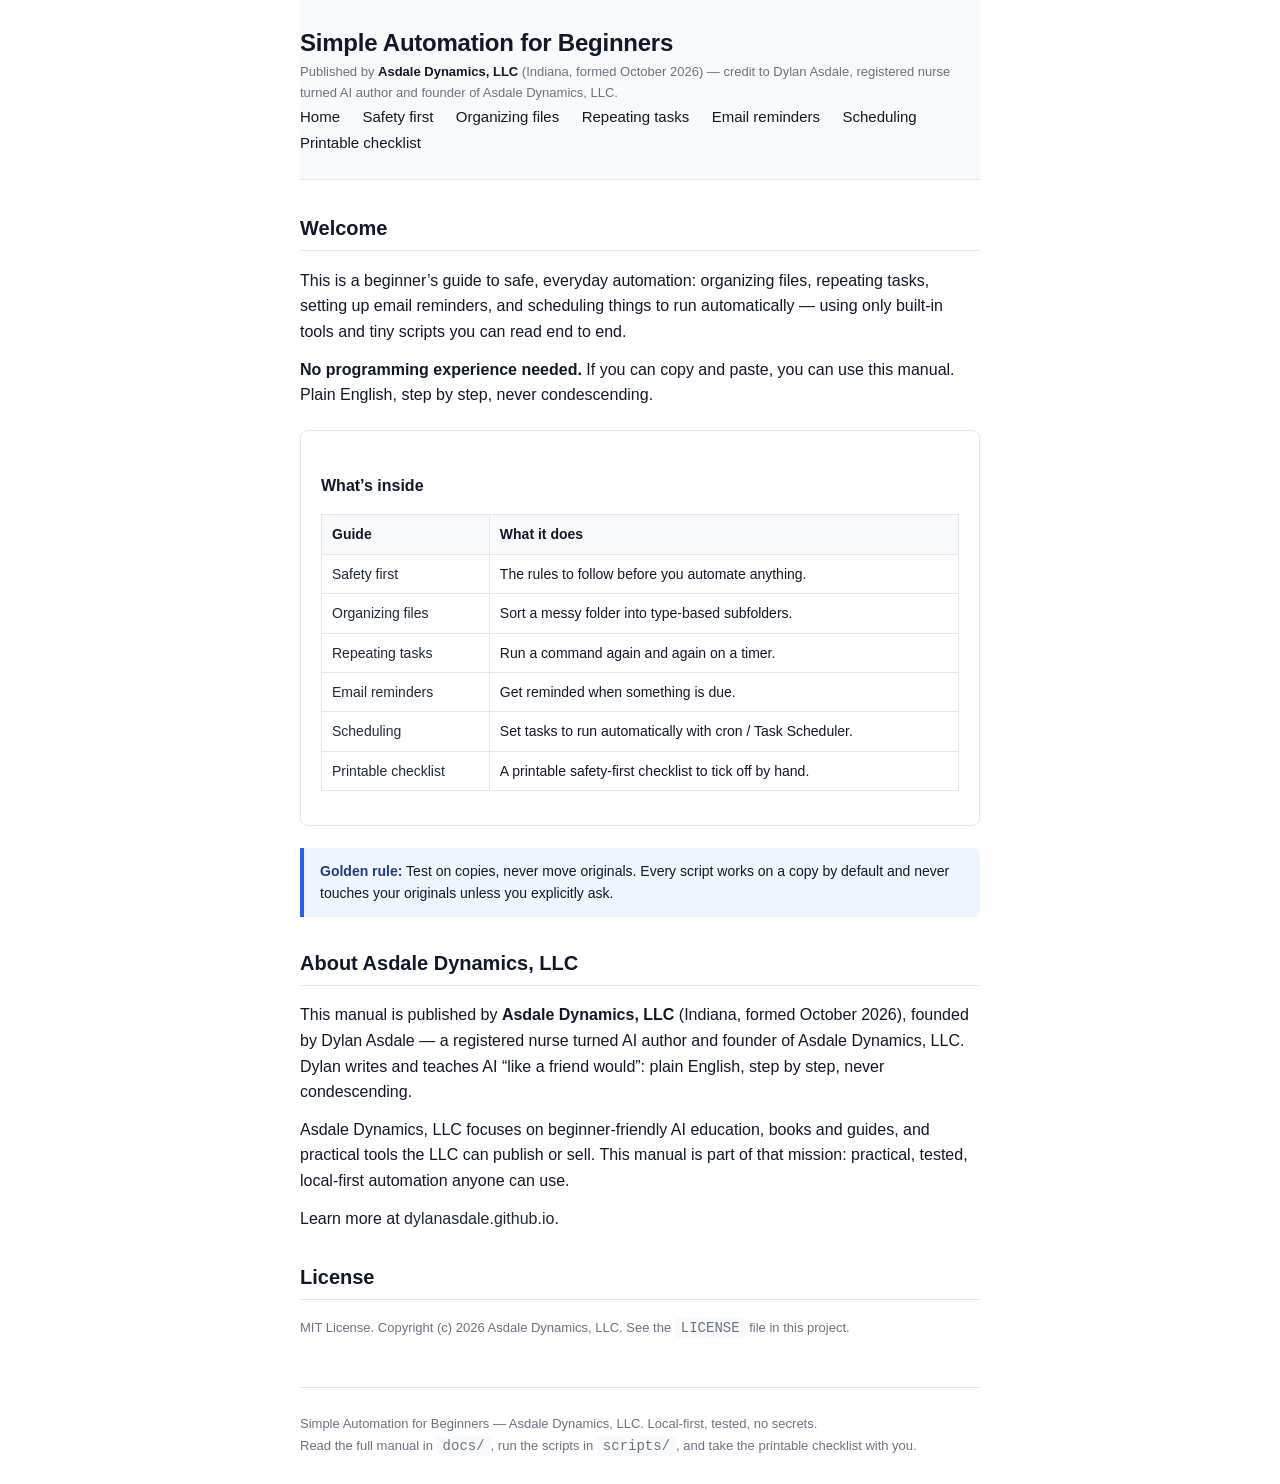
<file: static/index.html>
<!DOCTYPE html>
<html lang="en">
<head>
<meta charset="UTF-8">
<meta name="viewport" content="width=device-width, initial-scale=1.0">
<title>Simple Automation for Beginners — Asdale Dynamics, LLC</title>
<link rel="stylesheet" href="style.css">
</head>
<body>
<div class="wrap">
<header>
  <h1>Simple Automation for Beginners</h1>
  <div class="credit">Published by <strong>Asdale Dynamics, LLC</strong> (Indiana, formed October 2026) &mdash; credit to Dylan Asdale, registered nurse turned AI author and founder of Asdale Dynamics, LLC.</div>
  <nav>
    <a href="#">Home</a>
    <a href="safety.html">Safety first</a>
    <a href="file-organization.html">Organizing files</a>
    <a href="repeating-tasks.html">Repeating tasks</a>
    <a href="email-reminders.html">Email reminders</a>
    <a href="scheduling.html">Scheduling</a>
    <a href="checklist.html">Printable checklist</a>
  </nav>
</header>

<main>
<h2>Welcome</h2>
<p>This is a beginner&rsquo;s guide to safe, everyday automation: organizing files,
repeating tasks, setting up email reminders, and scheduling things to run
automatically &mdash; using only built-in tools and tiny scripts you can read end
to end.</p>

<p><strong>No programming experience needed.</strong> If you can copy and paste,
you can use this manual. Plain English, step by step, never condescending.</p>

<div class="card">
<h3>What&rsquo;s inside</h3>
<table>
<thead>
<tr><th>Guide</th><th>What it does</th></tr>
</thead>
<tbody>
<tr><td><a href="safety.html">Safety first</a></td><td>The rules to follow before you automate anything.</td></tr>
<tr><td><a href="file-organization.html">Organizing files</a></td><td>Sort a messy folder into type-based subfolders.</td></tr>
<tr><td><a href="repeating-tasks.html">Repeating tasks</a></td><td>Run a command again and again on a timer.</td></tr>
<tr><td><a href="email-reminders.html">Email reminders</a></td><td>Get reminded when something is due.</td></tr>
<tr><td><a href="scheduling.html">Scheduling</a></td><td>Set tasks to run automatically with cron / Task Scheduler.</td></tr>
<tr><td><a href="checklist.html">Printable checklist</a></td><td>A printable safety-first checklist to tick off by hand.</td></tr>
</tbody>
</table>
</div>

<div class="rule"><b>Golden rule:</b> Test on copies, never move originals. Every script works on a copy by default and never touches your originals unless you explicitly ask.</div>

<h2>About Asdale Dynamics, LLC</h2>
<p>This manual is published by <strong>Asdale Dynamics, LLC</strong> (Indiana, formed October 2026), founded by Dylan Asdale &mdash; a registered nurse turned AI author and founder of Asdale Dynamics, LLC. Dylan writes and teaches AI &ldquo;like a friend would&rdquo;: plain English, step by step, never condescending.</p>
<p>Asdale Dynamics, LLC focuses on beginner-friendly AI education, books and guides, and practical tools the LLC can publish or sell. This manual is part of that mission: practical, tested, local-first automation anyone can use.</p>
<p>Learn more at <a href="https://dylanasdale.github.io" target="_blank" rel="noopener">dylanasdale.github.io</a>.</p>

<h2>License</h2>
<p class="small">MIT License. Copyright (c) 2026 Asdale Dynamics, LLC. See the <code>LICENSE</code> file in this project.</p>
</main>

<footer>
Simple Automation for Beginners &mdash; Asdale Dynamics, LLC. Local-first, tested, no secrets.<br>
Read the full manual in <code>docs/</code>, run the scripts in <code>scripts/</code>, and take the <a href="checklist.html">printable checklist</a> with you.
</footer>
</div>
</body>
</html>
</file>
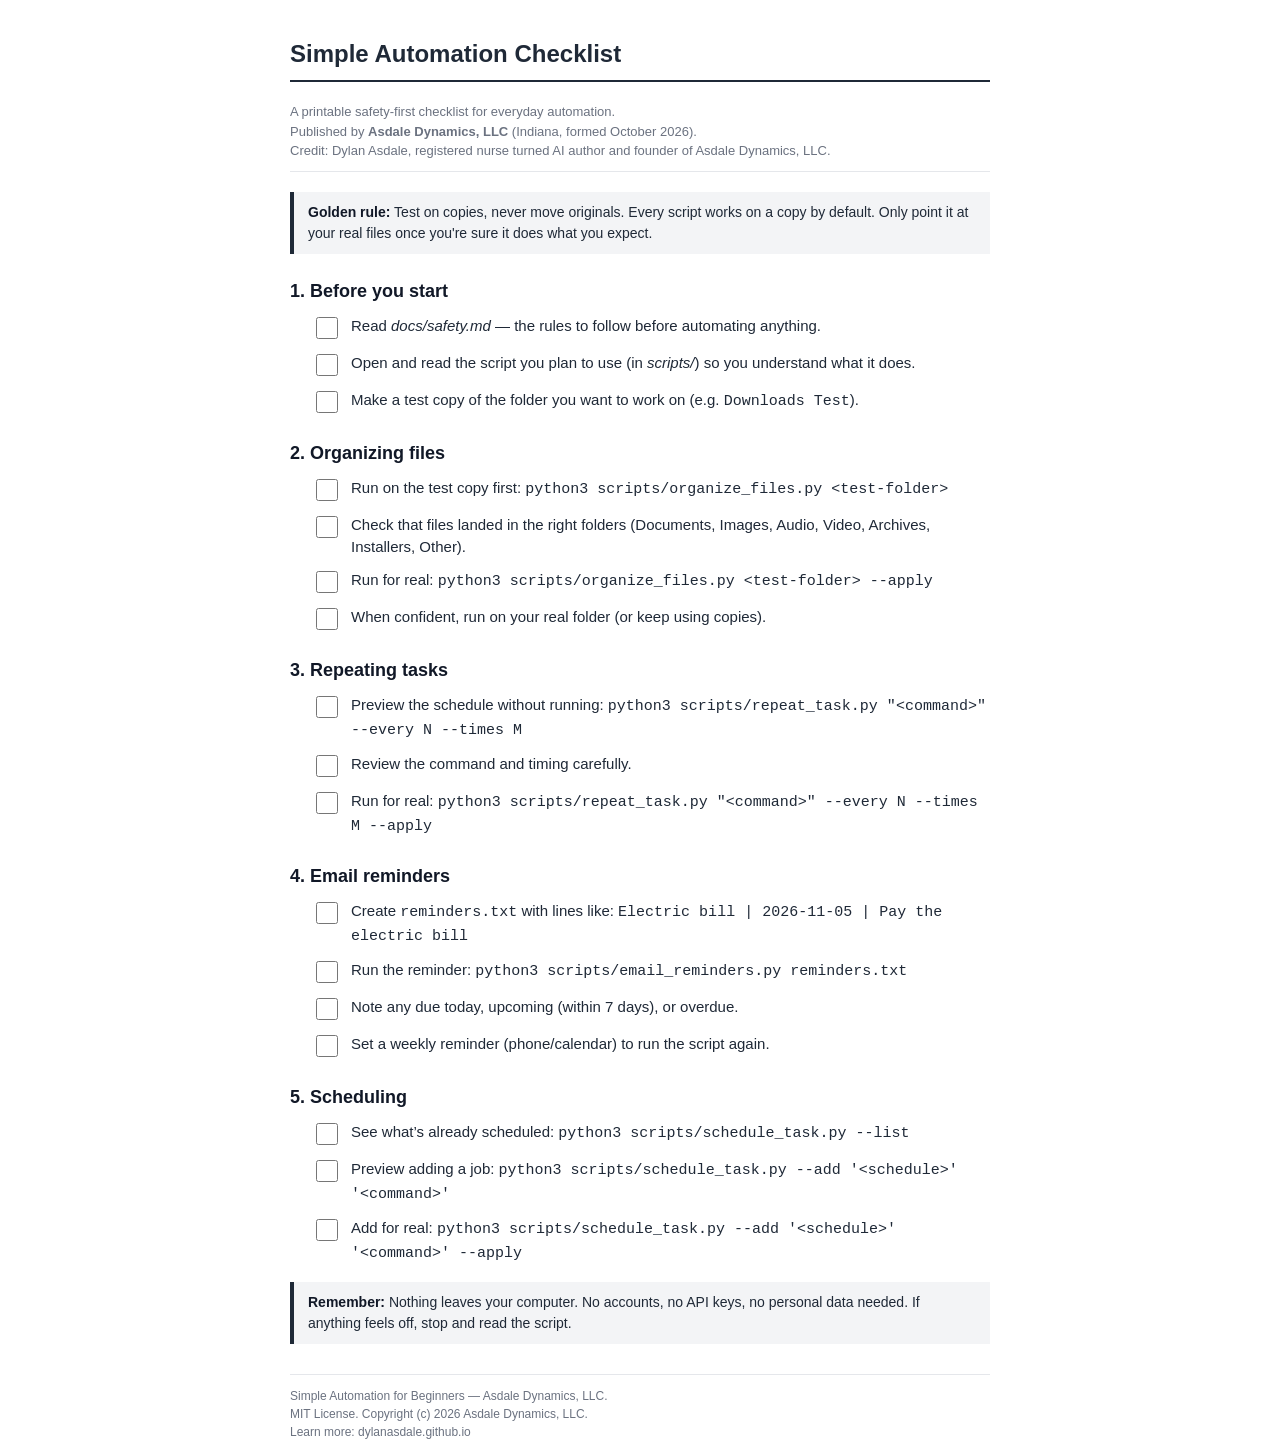
<file: static/checklist.html>
<!DOCTYPE html>
<html lang="en">
<head>
<meta charset="UTF-8">
<meta name="viewport" content="width=device-width, initial-scale=1.0">
<title>Simple Automation Checklist — Asdale Dynamics, LLC</title>
<style>
  @page { size: Letter; margin: 2cm; }
  body { font-family: -apple-system, BlinkMacSystemFont, "Segoe UI", Roboto, Helvetica, Arial, sans-serif; line-height: 1.5; color: #1f2937; max-width: 700px; margin: 0 auto; padding: 20px; }
  h1 { font-size: 24px; border-bottom: 2px solid #1f2937; padding-bottom: 8px; margin-bottom: 20px; }
  h2 { font-size: 18px; margin-top: 24px; margin-bottom: 10px; color: #111827; }
  .meta { font-size: 13px; color: #6b7280; margin-bottom: 20px; border-bottom: 1px solid #e5e7eb; padding-bottom: 10px; }
  ul { margin: 8px 0 16px 0; padding-left: 22px; }
  li { margin: 6px 0; }
  .task { display: flex; align-items: flex-start; gap: 10px; margin: 10px 0; page-break-inside: avoid; }
  .checkbox { width: 22px; height: 22px; border: 2px solid #1f2937; border-radius: 4px; flex-shrink: 0; margin-top: 2px; }
  .label { font-size: 15px; }
  .label b { color: #111827; }
  .note { font-size: 13px; color: #6b7280; margin-left: 2px; }
  .rule { background: #f3f4f6; border-left: 4px solid #1f2937; padding: 10px 14px; margin: 14px 0; font-size: 14px; page-break-inside: avoid; }
  .rule b { color: #111827; }
  footer { margin-top: 30px; padding-top: 12px; border-top: 1px solid #e5e7eb; font-size: 12px; color: #6b7280; }
  @media print {
    body { padding: 0; }
    .noprint { display: none; }
  }
  .noprint { margin-top: 20px; padding: 12px; background: #eff6ff; border: 1px solid #bfdbfe; border-radius: 6px; font-size: 13px; }
</style>
</head>
<body>

<h1>Simple Automation Checklist</h1>
<p class="meta">A printable safety-first checklist for everyday automation.<br>
Published by <strong>Asdale Dynamics, LLC</strong> (Indiana, formed October 2026).<br>
Credit: Dylan Asdale, registered nurse turned AI author and founder of Asdale Dynamics, LLC.</p>

<div class="rule"><b>Golden rule:</b> Test on copies, never move originals. Every script works on a copy by default. Only point it at your real files once you're sure it does what you expect.</div>

<h2>1. Before you start</h2>
<ul>
  <li class="task"><input type="checkbox" class="checkbox"><span class="label">Read <em>docs/safety.md</em> — the rules to follow before automating anything.</span></li>
  <li class="task"><input type="checkbox" class="checkbox"><span class="label">Open and read the script you plan to use (in <em>scripts/</em>) so you understand what it does.</span></li>
  <li class="task"><input type="checkbox" class="checkbox"><span class="label">Make a test copy of the folder you want to work on (e.g. <code>Downloads Test</code>).</span></li>
</ul>

<h2>2. Organizing files</h2>
<ul>
  <li class="task"><input type="checkbox" class="checkbox"><span class="label">Run on the test copy first: <code>python3 scripts/organize_files.py &lt;test-folder&gt;</code></span></li>
  <li class="task"><input type="checkbox" class="checkbox"><span class="label">Check that files landed in the right folders (Documents, Images, Audio, Video, Archives, Installers, Other).</span></li>
  <li class="task"><input type="checkbox" class="checkbox"><span class="label">Run for real: <code>python3 scripts/organize_files.py &lt;test-folder&gt; --apply</code></span></li>
  <li class="task"><input type="checkbox" class="checkbox"><span class="label">When confident, run on your real folder (or keep using copies).</span></li>
</ul>

<h2>3. Repeating tasks</h2>
<ul>
  <li class="task"><input type="checkbox" class="checkbox"><span class="label">Preview the schedule without running: <code>python3 scripts/repeat_task.py "&lt;command&gt;" --every N --times M</code></span></li>
  <li class="task"><input type="checkbox" class="checkbox"><span class="label">Review the command and timing carefully.</span></li>
  <li class="task"><input type="checkbox" class="checkbox"><span class="label">Run for real: <code>python3 scripts/repeat_task.py "&lt;command&gt;" --every N --times M --apply</code></span></li>
</ul>

<h2>4. Email reminders</h2>
<ul>
  <li class="task"><input type="checkbox" class="checkbox"><span class="label">Create <code>reminders.txt</code> with lines like: <code>Electric bill | 2026-11-05 | Pay the electric bill</code></span></li>
  <li class="task"><input type="checkbox" class="checkbox"><span class="label">Run the reminder: <code>python3 scripts/email_reminders.py reminders.txt</code></span></li>
  <li class="task"><input type="checkbox" class="checkbox"><span class="label">Note any due today, upcoming (within 7 days), or overdue.</span></li>
  <li class="task"><input type="checkbox" class="checkbox"><span class="label">Set a weekly reminder (phone/calendar) to run the script again.</span></li>
</ul>

<h2>5. Scheduling</h2>
<ul>
  <li class="task"><input type="checkbox" class="checkbox"><span class="label">See what&rsquo;s already scheduled: <code>python3 scripts/schedule_task.py --list</code></span></li>
  <li class="task"><input type="checkbox" class="checkbox"><span class="label">Preview adding a job: <code>python3 scripts/schedule_task.py --add '&lt;schedule&gt;' '&lt;command&gt;'</code></span></li>
  <li class="task"><input type="checkbox" class="checkbox"><span class="label">Add for real: <code>python3 scripts/schedule_task.py --add '&lt;schedule&gt;' '&lt;command&gt;' --apply</code></span></li>
</ul>

<div class="rule"><b>Remember:</b> Nothing leaves your computer. No accounts, no API keys, no personal data needed. If anything feels off, stop and read the script.</div>

<footer>
Simple Automation for Beginners &mdash; Asdale Dynamics, LLC.<br>
MIT License. Copyright (c) 2026 Asdale Dynamics, LLC.<br>
Learn more: dylanasdale.github.io
</footer>

</body>
</html>
</file>
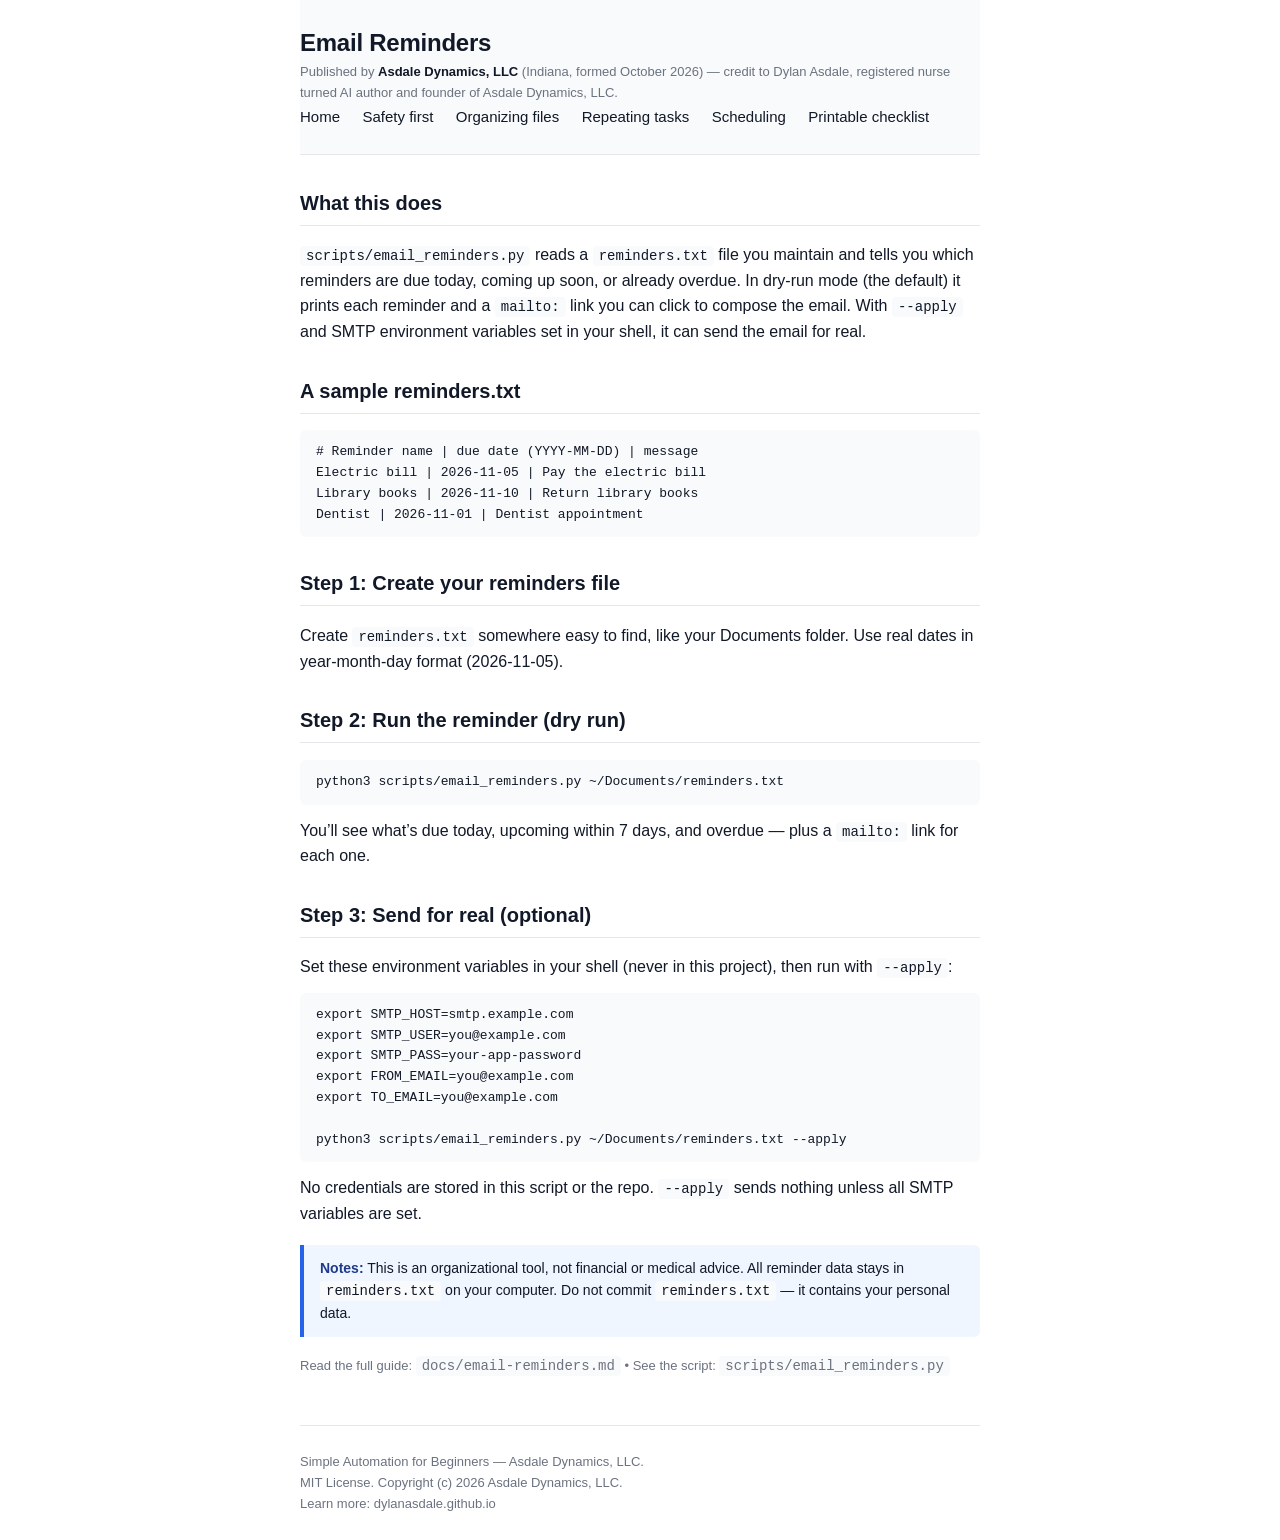
<file: static/email-reminders.html>
<!DOCTYPE html>
<html lang="en">
<head>
<meta charset="UTF-8">
<meta name="viewport" content="width=device-width, initial-scale=1.0">
<title>Email Reminders — Simple Automation for Beginners</title>
<link rel="stylesheet" href="style.css">
</head>
<body>
<div class="wrap">
<header>
  <h1>Email Reminders</h1>
  <div class="credit">Published by <strong>Asdale Dynamics, LLC</strong> (Indiana, formed October 2026) &mdash; credit to Dylan Asdale, registered nurse turned AI author and founder of Asdale Dynamics, LLC.</div>
  <nav>
    <a href="index.html">Home</a>
    <a href="safety.html">Safety first</a>
    <a href="file-organization.html">Organizing files</a>
    <a href="repeating-tasks.html">Repeating tasks</a>
    <a href="scheduling.html">Scheduling</a>
    <a href="checklist.html">Printable checklist</a>
  </nav>
</header>

<main>
<h2>What this does</h2>
<p><code>scripts/email_reminders.py</code> reads a <code>reminders.txt</code> file you maintain and tells you which reminders are due today, coming up soon, or already overdue. In dry-run mode (the default) it prints each reminder and a <code>mailto:</code> link you can click to compose the email. With <code>--apply</code> and SMTP environment variables set in your shell, it can send the email for real.</p>

<h2>A sample reminders.txt</h2>
<pre><code># Reminder name | due date (YYYY-MM-DD) | message
Electric bill | 2026-11-05 | Pay the electric bill
Library books | 2026-11-10 | Return library books
Dentist | 2026-11-01 | Dentist appointment</code></pre>

<h2>Step 1: Create your reminders file</h2>
<p>Create <code>reminders.txt</code> somewhere easy to find, like your Documents folder. Use real dates in year-month-day format (2026-11-05).</p>

<h2>Step 2: Run the reminder (dry run)</h2>
<pre><code>python3 scripts/email_reminders.py ~/Documents/reminders.txt</code></pre>
<p>You&rsquo;ll see what&rsquo;s due today, upcoming within 7 days, and overdue &mdash; plus a <code>mailto:</code> link for each one.</p>

<h2>Step 3: Send for real (optional)</h2>
<p>Set these environment variables in your shell (never in this project), then run with <code>--apply</code>:</p>
<pre><code>export SMTP_HOST=smtp.example.com
export SMTP_USER=you@example.com
export SMTP_PASS=your-app-password
export FROM_EMAIL=you@example.com
export TO_EMAIL=you@example.com

python3 scripts/email_reminders.py ~/Documents/reminders.txt --apply</code></pre>
<p>No credentials are stored in this script or the repo. <code>--apply</code> sends nothing unless all SMTP variables are set.</p>

<div class="rule"><b>Notes:</b> This is an organizational tool, not financial or medical advice. All reminder data stays in <code>reminders.txt</code> on your computer. Do not commit <code>reminders.txt</code> &mdash; it contains your personal data.</div>

<p class="small">Read the full guide: <code>docs/email-reminders.md</code> &bull; See the script: <code>scripts/email_reminders.py</code></p>
</main>

<footer>
Simple Automation for Beginners &mdash; Asdale Dynamics, LLC.<br>
MIT License. Copyright (c) 2026 Asdale Dynamics, LLC.<br>
Learn more: <a href="https://dylanasdale.github.io" target="_blank" rel="noopener">dylanasdale.github.io</a>
</footer>
</div>
</body>
</html>
</file>
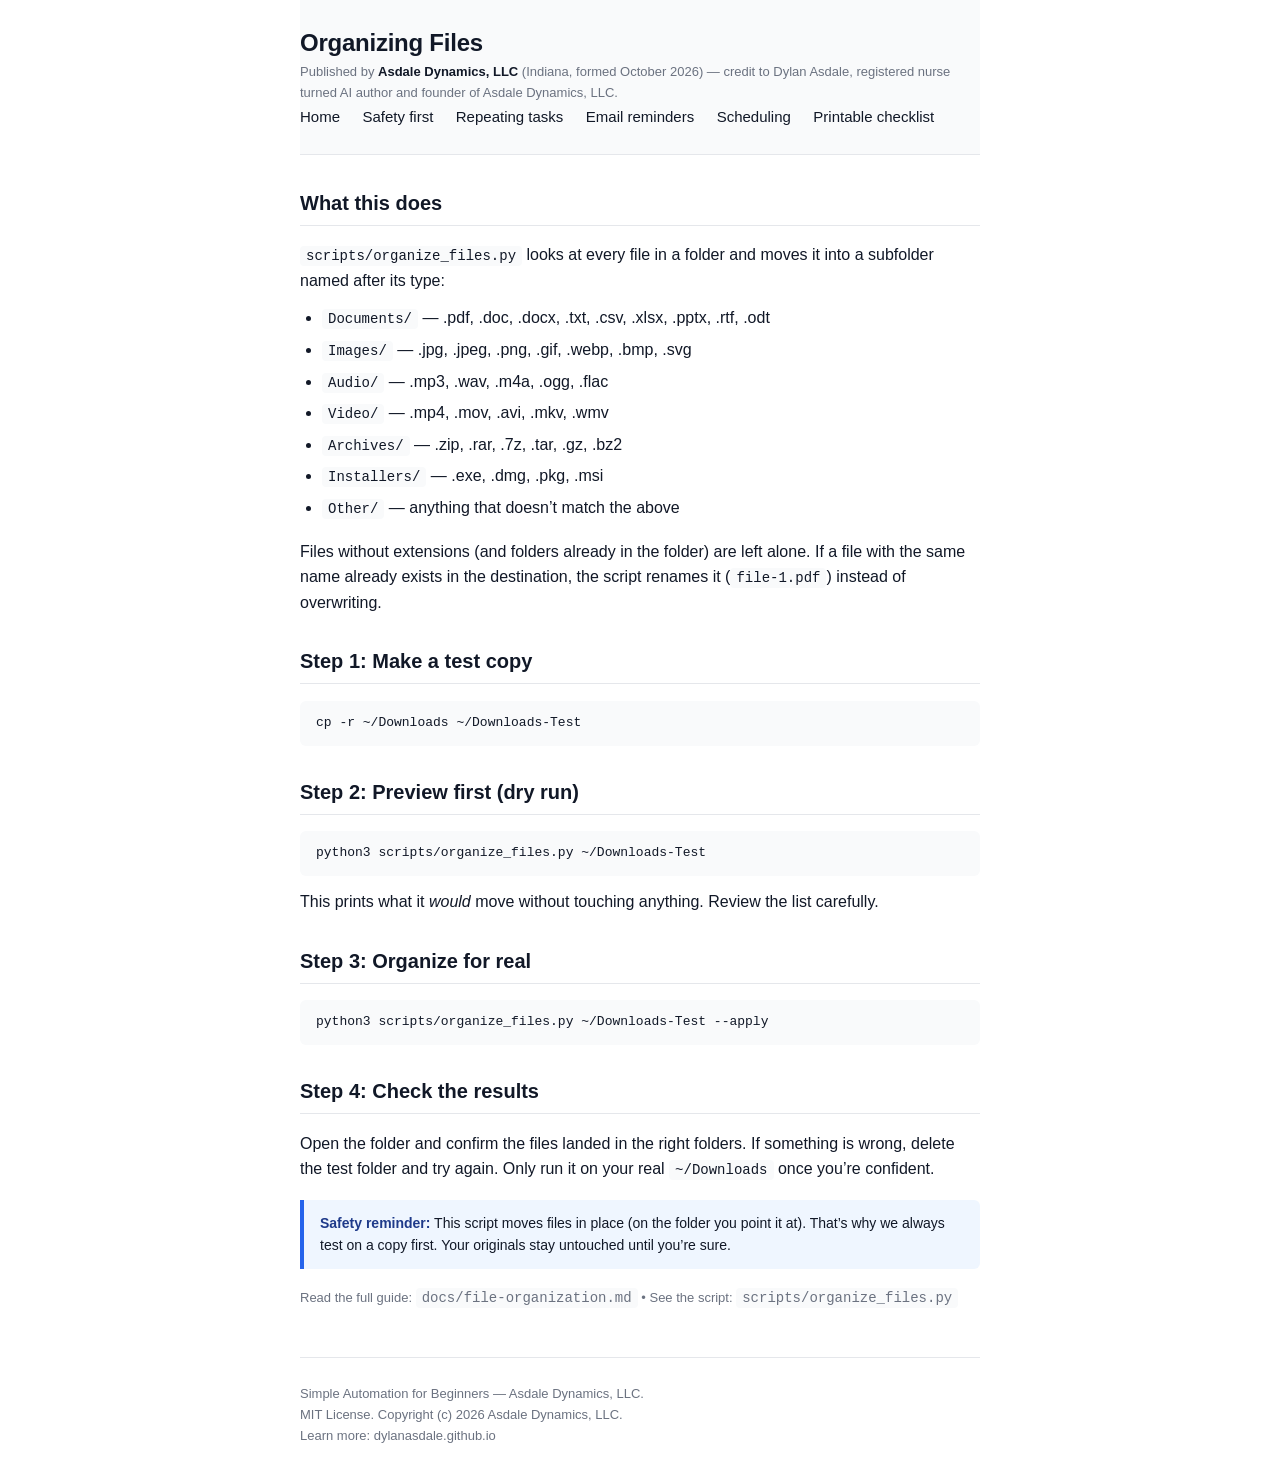
<file: static/file-organization.html>
<!DOCTYPE html>
<html lang="en">
<head>
<meta charset="UTF-8">
<meta name="viewport" content="width=device-width, initial-scale=1.0">
<title>Organizing Files — Simple Automation for Beginners</title>
<link rel="stylesheet" href="style.css">
</head>
<body>
<div class="wrap">
<header>
  <h1>Organizing Files</h1>
  <div class="credit">Published by <strong>Asdale Dynamics, LLC</strong> (Indiana, formed October 2026) &mdash; credit to Dylan Asdale, registered nurse turned AI author and founder of Asdale Dynamics, LLC.</div>
  <nav>
    <a href="index.html">Home</a>
    <a href="safety.html">Safety first</a>
    <a href="repeating-tasks.html">Repeating tasks</a>
    <a href="email-reminders.html">Email reminders</a>
    <a href="scheduling.html">Scheduling</a>
    <a href="checklist.html">Printable checklist</a>
  </nav>
</header>

<main>
<h2>What this does</h2>
<p><code>scripts/organize_files.py</code> looks at every file in a folder and moves it into a subfolder named after its type:</p>
<ul>
  <li><code>Documents/</code> &mdash; .pdf, .doc, .docx, .txt, .csv, .xlsx, .pptx, .rtf, .odt</li>
  <li><code>Images/</code> &mdash; .jpg, .jpeg, .png, .gif, .webp, .bmp, .svg</li>
  <li><code>Audio/</code> &mdash; .mp3, .wav, .m4a, .ogg, .flac</li>
  <li><code>Video/</code> &mdash; .mp4, .mov, .avi, .mkv, .wmv</li>
  <li><code>Archives/</code> &mdash; .zip, .rar, .7z, .tar, .gz, .bz2</li>
  <li><code>Installers/</code> &mdash; .exe, .dmg, .pkg, .msi</li>
  <li><code>Other/</code> &mdash; anything that doesn&rsquo;t match the above</li>
</ul>
<p>Files without extensions (and folders already in the folder) are left alone. If a file with the same name already exists in the destination, the script renames it (<code>file-1.pdf</code>) instead of overwriting.</p>

<h2>Step 1: Make a test copy</h2>
<pre><code>cp -r ~/Downloads ~/Downloads-Test</code></pre>

<h2>Step 2: Preview first (dry run)</h2>
<pre><code>python3 scripts/organize_files.py ~/Downloads-Test</code></pre>
<p>This prints what it <em>would</em> move without touching anything. Review the list carefully.</p>

<h2>Step 3: Organize for real</h2>
<pre><code>python3 scripts/organize_files.py ~/Downloads-Test --apply</code></pre>

<h2>Step 4: Check the results</h2>
<p>Open the folder and confirm the files landed in the right folders. If something is wrong, delete the test folder and try again. Only run it on your real <code>~/Downloads</code> once you&rsquo;re confident.</p>

<div class="rule"><b>Safety reminder:</b> This script moves files in place (on the folder you point it at). That&rsquo;s why we always test on a copy first. Your originals stay untouched until you&rsquo;re sure.</div>

<p class="small">Read the full guide: <code>docs/file-organization.md</code> &bull; See the script: <code>scripts/organize_files.py</code></p>
</main>

<footer>
Simple Automation for Beginners &mdash; Asdale Dynamics, LLC.<br>
MIT License. Copyright (c) 2026 Asdale Dynamics, LLC.<br>
Learn more: <a href="https://dylanasdale.github.io" target="_blank" rel="noopener">dylanasdale.github.io</a>
</footer>
</div>
</body>
</html>
</file>
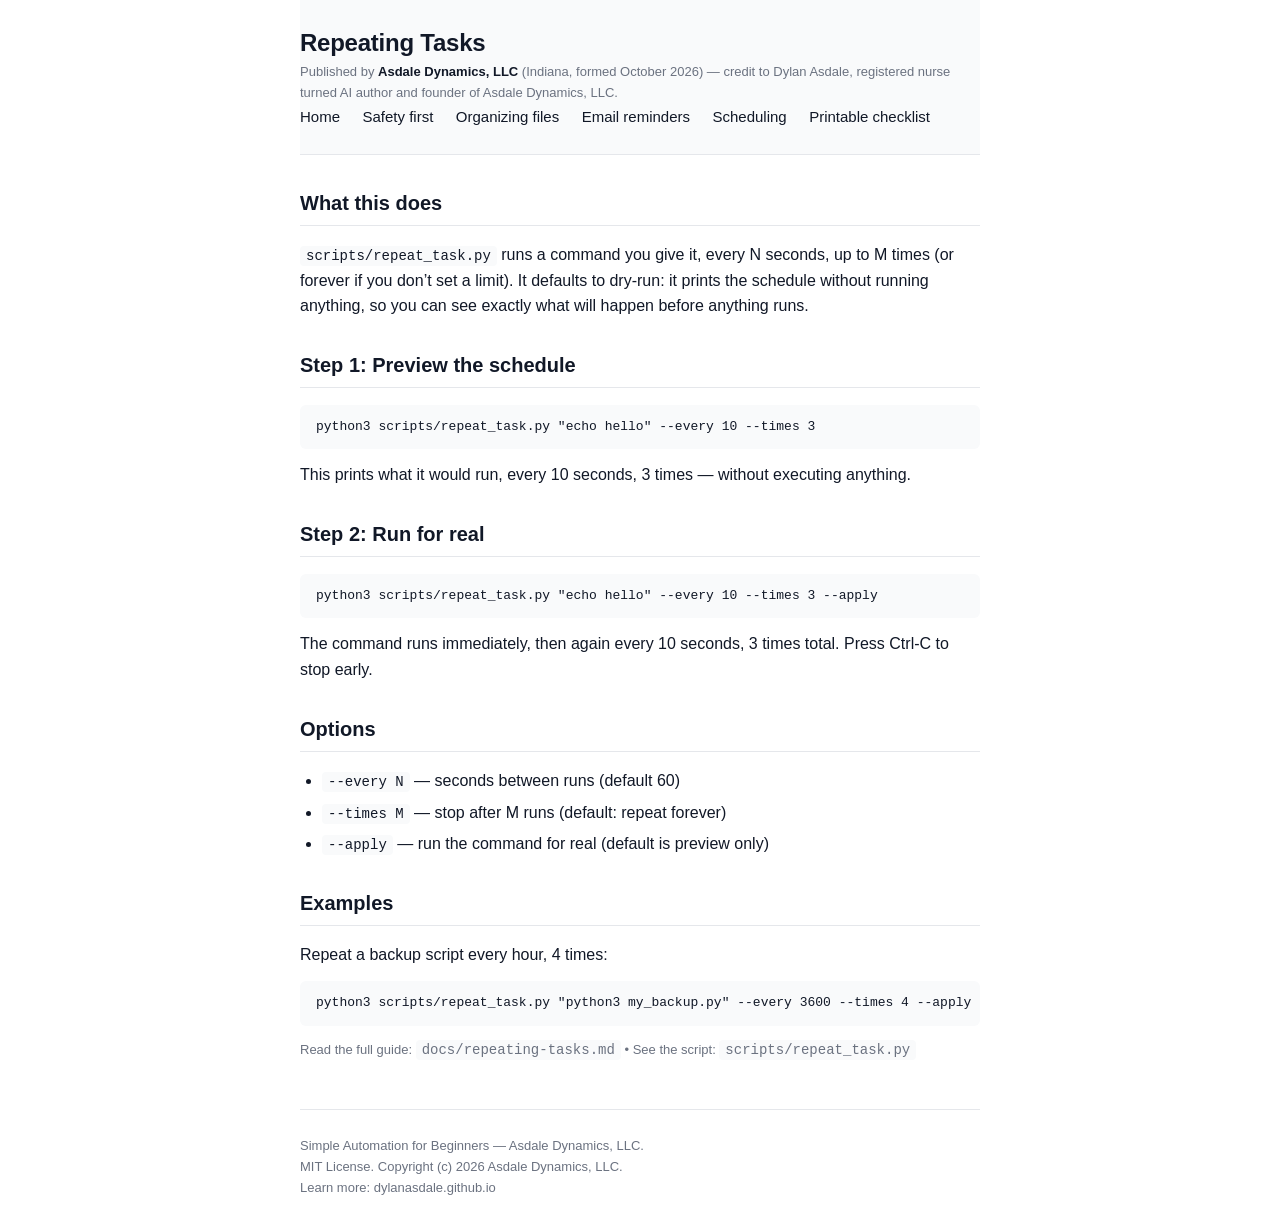
<file: static/repeating-tasks.html>
<!DOCTYPE html>
<html lang="en">
<head>
<meta charset="UTF-8">
<meta name="viewport" content="width=device-width, initial-scale=1.0">
<title>Repeating Tasks — Simple Automation for Beginners</title>
<link rel="stylesheet" href="style.css">
</head>
<body>
<div class="wrap">
<header>
  <h1>Repeating Tasks</h1>
  <div class="credit">Published by <strong>Asdale Dynamics, LLC</strong> (Indiana, formed October 2026) &mdash; credit to Dylan Asdale, registered nurse turned AI author and founder of Asdale Dynamics, LLC.</div>
  <nav>
    <a href="index.html">Home</a>
    <a href="safety.html">Safety first</a>
    <a href="file-organization.html">Organizing files</a>
    <a href="email-reminders.html">Email reminders</a>
    <a href="scheduling.html">Scheduling</a>
    <a href="checklist.html">Printable checklist</a>
  </nav>
</header>

<main>
<h2>What this does</h2>
<p><code>scripts/repeat_task.py</code> runs a command you give it, every N seconds, up to M times (or forever if you don&rsquo;t set a limit). It defaults to dry-run: it prints the schedule without running anything, so you can see exactly what will happen before anything runs.</p>

<h2>Step 1: Preview the schedule</h2>
<pre><code>python3 scripts/repeat_task.py "echo hello" --every 10 --times 3</code></pre>
<p>This prints what it would run, every 10 seconds, 3 times &mdash; without executing anything.</p>

<h2>Step 2: Run for real</h2>
<pre><code>python3 scripts/repeat_task.py "echo hello" --every 10 --times 3 --apply</code></pre>
<p>The command runs immediately, then again every 10 seconds, 3 times total. Press Ctrl-C to stop early.</p>

<h2>Options</h2>
<ul>
  <li><code>--every N</code> &mdash; seconds between runs (default 60)</li>
  <li><code>--times M</code> &mdash; stop after M runs (default: repeat forever)</li>
  <li><code>--apply</code> &mdash; run the command for real (default is preview only)</li>
</ul>

<h2>Examples</h2>
<p>Repeat a backup script every hour, 4 times:</p>
<pre><code>python3 scripts/repeat_task.py "python3 my_backup.py" --every 3600 --times 4 --apply</code></pre>

<p class="small">Read the full guide: <code>docs/repeating-tasks.md</code> &bull; See the script: <code>scripts/repeat_task.py</code></p>
</main>

<footer>
Simple Automation for Beginners &mdash; Asdale Dynamics, LLC.<br>
MIT License. Copyright (c) 2026 Asdale Dynamics, LLC.<br>
Learn more: <a href="https://dylanasdale.github.io" target="_blank" rel="noopener">dylanasdale.github.io</a>
</footer>
</div>
</body>
</html>
</file>
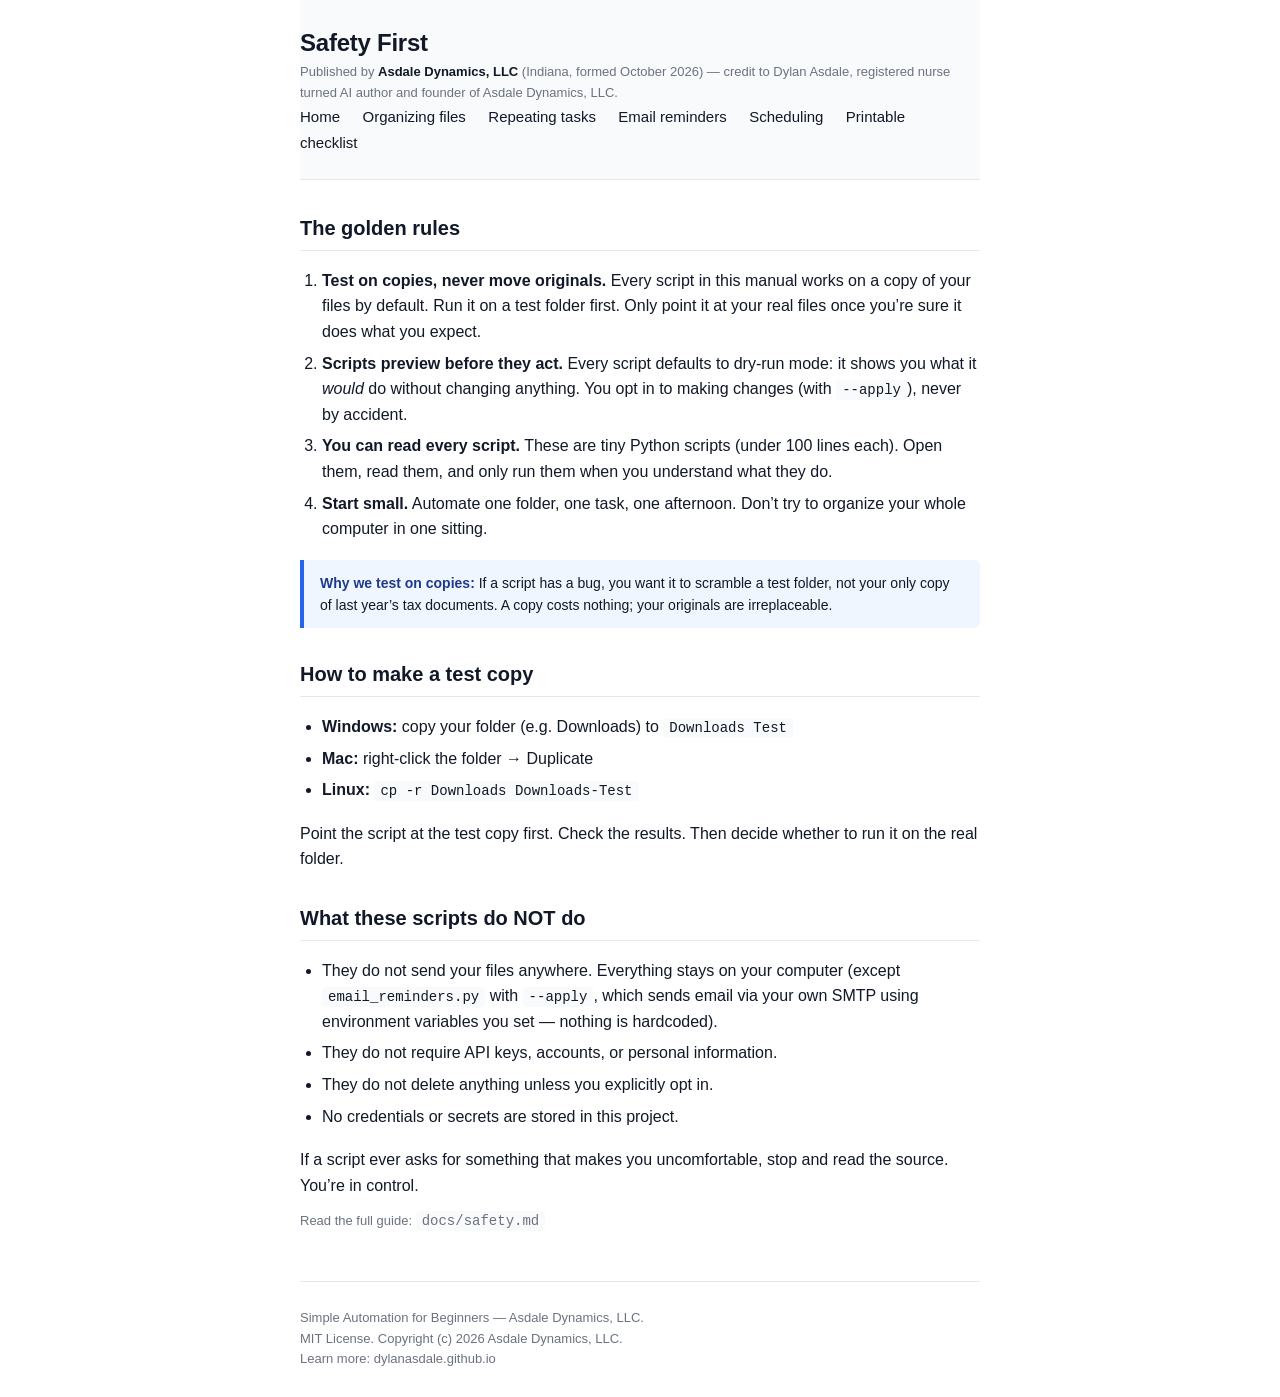
<file: static/safety.html>
<!DOCTYPE html>
<html lang="en">
<head>
<meta charset="UTF-8">
<meta name="viewport" content="width=device-width, initial-scale=1.0">
<title>Safety First — Simple Automation for Beginners</title>
<link rel="stylesheet" href="style.css">
</head>
<body>
<div class="wrap">
<header>
  <h1>Safety First</h1>
  <div class="credit">Published by <strong>Asdale Dynamics, LLC</strong> (Indiana, formed October 2026) &mdash; credit to Dylan Asdale, registered nurse turned AI author and founder of Asdale Dynamics, LLC.</div>
  <nav>
    <a href="index.html">Home</a>
    <a href="file-organization.html">Organizing files</a>
    <a href="repeating-tasks.html">Repeating tasks</a>
    <a href="email-reminders.html">Email reminders</a>
    <a href="scheduling.html">Scheduling</a>
    <a href="checklist.html">Printable checklist</a>
  </nav>
</header>

<main>
<h2>The golden rules</h2>
<ol>
  <li><b>Test on copies, never move originals.</b> Every script in this manual works on a copy of your files by default. Run it on a test folder first. Only point it at your real files once you&rsquo;re sure it does what you expect.</li>
  <li><b>Scripts preview before they act.</b> Every script defaults to dry-run mode: it shows you what it <em>would</em> do without changing anything. You opt in to making changes (with <code>--apply</code>), never by accident.</li>
  <li><b>You can read every script.</b> These are tiny Python scripts (under 100 lines each). Open them, read them, and only run them when you understand what they do.</li>
  <li><b>Start small.</b> Automate one folder, one task, one afternoon. Don&rsquo;t try to organize your whole computer in one sitting.</li>
</ol>

<div class="rule"><b>Why we test on copies:</b> If a script has a bug, you want it to scramble a test folder, not your only copy of last year&rsquo;s tax documents. A copy costs nothing; your originals are irreplaceable.</div>

<h2>How to make a test copy</h2>
<ul>
  <li><b>Windows:</b> copy your folder (e.g. Downloads) to <code>Downloads Test</code></li>
  <li><b>Mac:</b> right-click the folder &rarr; Duplicate</li>
  <li><b>Linux:</b> <code>cp -r Downloads Downloads-Test</code></li>
</ul>
<p>Point the script at the test copy first. Check the results. Then decide whether to run it on the real folder.</p>

<h2>What these scripts do NOT do</h2>
<ul>
  <li>They do not send your files anywhere. Everything stays on your computer (except <code>email_reminders.py</code> with <code>--apply</code>, which sends email via your own SMTP using environment variables you set &mdash; nothing is hardcoded).</li>
  <li>They do not require API keys, accounts, or personal information.</li>
  <li>They do not delete anything unless you explicitly opt in.</li>
  <li>No credentials or secrets are stored in this project.</li>
</ul>

<p>If a script ever asks for something that makes you uncomfortable, stop and read the source. You&rsquo;re in control.</p>

<p class="small">Read the full guide: <code>docs/safety.md</code></p>
</main>

<footer>
Simple Automation for Beginners &mdash; Asdale Dynamics, LLC.<br>
MIT License. Copyright (c) 2026 Asdale Dynamics, LLC.<br>
Learn more: <a href="https://dylanasdale.github.io" target="_blank" rel="noopener">dylanasdale.github.io</a>
</footer>
</div>
</body>
</html>
</file>
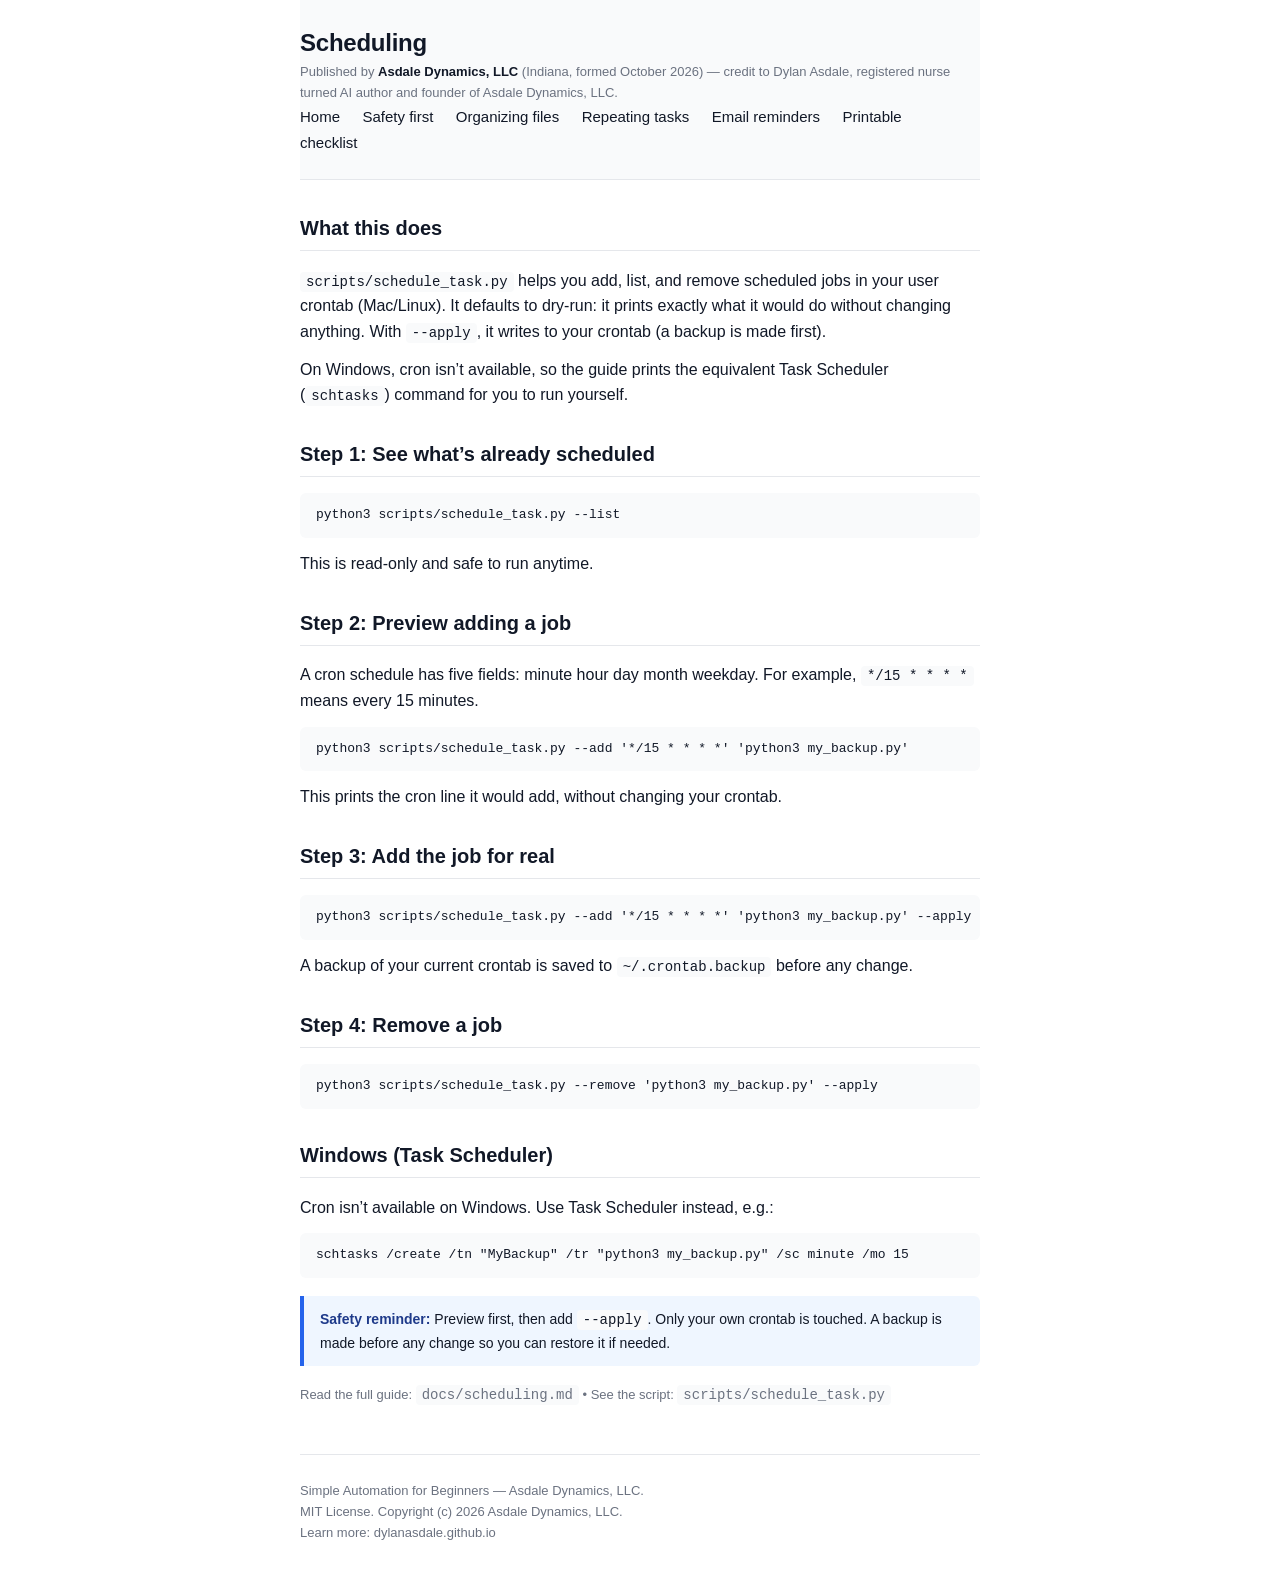
<file: static/scheduling.html>
<!DOCTYPE html>
<html lang="en">
<head>
<meta charset="UTF-8">
<meta name="viewport" content="width=device-width, initial-scale=1.0">
<title>Scheduling — Simple Automation for Beginners</title>
<link rel="stylesheet" href="style.css">
</head>
<body>
<div class="wrap">
<header>
  <h1>Scheduling</h1>
  <div class="credit">Published by <strong>Asdale Dynamics, LLC</strong> (Indiana, formed October 2026) &mdash; credit to Dylan Asdale, registered nurse turned AI author and founder of Asdale Dynamics, LLC.</div>
  <nav>
    <a href="index.html">Home</a>
    <a href="safety.html">Safety first</a>
    <a href="file-organization.html">Organizing files</a>
    <a href="repeating-tasks.html">Repeating tasks</a>
    <a href="email-reminders.html">Email reminders</a>
    <a href="checklist.html">Printable checklist</a>
  </nav>
</header>

<main>
<h2>What this does</h2>
<p><code>scripts/schedule_task.py</code> helps you add, list, and remove scheduled jobs in your user crontab (Mac/Linux). It defaults to dry-run: it prints exactly what it would do without changing anything. With <code>--apply</code>, it writes to your crontab (a backup is made first).</p>

<p>On Windows, cron isn&rsquo;t available, so the guide prints the equivalent Task Scheduler (<code>schtasks</code>) command for you to run yourself.</p>

<h2>Step 1: See what&rsquo;s already scheduled</h2>
<pre><code>python3 scripts/schedule_task.py --list</code></pre>
<p>This is read-only and safe to run anytime.</p>

<h2>Step 2: Preview adding a job</h2>
<p>A cron schedule has five fields: minute hour day month weekday. For example, <code>*/15 * * * *</code> means every 15 minutes.</p>
<pre><code>python3 scripts/schedule_task.py --add '*/15 * * * *' 'python3 my_backup.py'</code></pre>
<p>This prints the cron line it would add, without changing your crontab.</p>

<h2>Step 3: Add the job for real</h2>
<pre><code>python3 scripts/schedule_task.py --add '*/15 * * * *' 'python3 my_backup.py' --apply</code></pre>
<p>A backup of your current crontab is saved to <code>~/.crontab.backup</code> before any change.</p>

<h2>Step 4: Remove a job</h2>
<pre><code>python3 scripts/schedule_task.py --remove 'python3 my_backup.py' --apply</code></pre>

<h2>Windows (Task Scheduler)</h2>
<p>Cron isn&rsquo;t available on Windows. Use Task Scheduler instead, e.g.:</p>
<pre><code>schtasks /create /tn "MyBackup" /tr "python3 my_backup.py" /sc minute /mo 15</code></pre>

<div class="rule"><b>Safety reminder:</b> Preview first, then add <code>--apply</code>. Only your own crontab is touched. A backup is made before any change so you can restore it if needed.</div>

<p class="small">Read the full guide: <code>docs/scheduling.md</code> &bull; See the script: <code>scripts/schedule_task.py</code></p>
</main>

<footer>
Simple Automation for Beginners &mdash; Asdale Dynamics, LLC.<br>
MIT License. Copyright (c) 2026 Asdale Dynamics, LLC.<br>
Learn more: <a href="https://dylanasdale.github.io" target="_blank" rel="noopener">dylanasdale.github.io</a>
</footer>
</div>
</body>
</html>
</file>
<file: static/style.css>
/* Simple Automation for Beginners — static site styles */
/* Published by Asdale Dynamics, LLC */

:root {
  --ink: #111827;
  --muted: #6b7280;
  --line: #e5e7eb;
  --bg: #ffffff;
  --soft: #f9fafb;
  --accent: #1f2937;
  --accent-hover: #374151;
}

* { box-sizing: border-box; }
html { scroll-behavior: smooth; }

body {
  font-family: -apple-system, BlinkMacSystemFont, "Segoe UI", Roboto, Helvetica, Arial, sans-serif;
  line-height: 1.6;
  color: var(--ink);
  background: var(--bg);
  margin: 0;
  padding: 0;
}

a { color: var(--accent); text-decoration: none; }
a:hover { color: var(--accent-hover); text-decoration: underline; }

.wrap { max-width: 720px; margin: 0 auto; padding: 0 20px; }

header {
  border-bottom: 1px solid var(--line);
  padding: 24px 0;
  margin-bottom: 32px;
  background: var(--soft);
}
header .wrap { display: flex; align-items: center; gap: 16px; flex-wrap: wrap; }
header h1 { font-size: 24px; margin: 0; letter-spacing: -0.01em; }
header .credit { font-size: 13px; color: var(--muted); }
header .credit strong { color: var(--ink); }

nav a { margin-right: 18px; font-weight: 500; font-size: 15px; color: var(--ink); }
nav a:hover { color: var(--accent); }

h1 { font-size: 30px; margin-top: 0; }
h2 { font-size: 20px; margin-top: 30px; border-bottom: 1px solid var(--line); padding-bottom: 6px; }
h3 { font-size: 16px; margin-top: 24px; }
p { margin: 12px 0; }
ul, ol { margin: 10px 0 18px 0; padding-left: 22px; }
li { margin: 6px 0; }

code { font-family: ui-monospace, SFMono-Regular, Menlo, Monaco, Consolas, monospace; font-size: 14px; background: var(--soft); padding: 2px 6px; border-radius: 4px; }
pre { background: var(--soft); padding: 12px 16px; border-radius: 6px; overflow-x: auto; }
pre code { background: transparent; padding: 0; font-size: 13px; }

table { width: 100%; border-collapse: collapse; margin: 16px 0; }
th, td { border: 1px solid var(--line); padding: 8px 10px; text-align: left; font-size: 14px; }
th { background: var(--soft); font-weight: 600; }

.card {
  border: 1px solid var(--line);
  border-radius: 8px;
  padding: 18px 20px;
  margin: 22px 0;
  background: var(--bg);
}
.card b { color: var(--ink); }

.rule {
  background: #eff6ff;
  border-left: 4px solid #2563eb;
  padding: 12px 16px;
  border-radius: 0 6px 6px 0;
  margin: 18px 0;
  font-size: 14px;
}
.rule b { color: #1e3a8a; }

footer {
  margin-top: 48px;
  padding: 26px 0;
  border-top: 1px solid var(--line);
  font-size: 13px;
  color: var(--muted);
}
footer a { color: var(--muted); }

.small { font-size: 13px; color: var(--muted); }

@media (max-width: 600px) {
  .wrap { padding: 0 14px; }
  header .wrap { flex-direction: column; align-items: flex-start; gap: 8px; }
  nav a { margin-right: 12px; display: inline-block; margin-bottom: 4px; }
}
</file>
